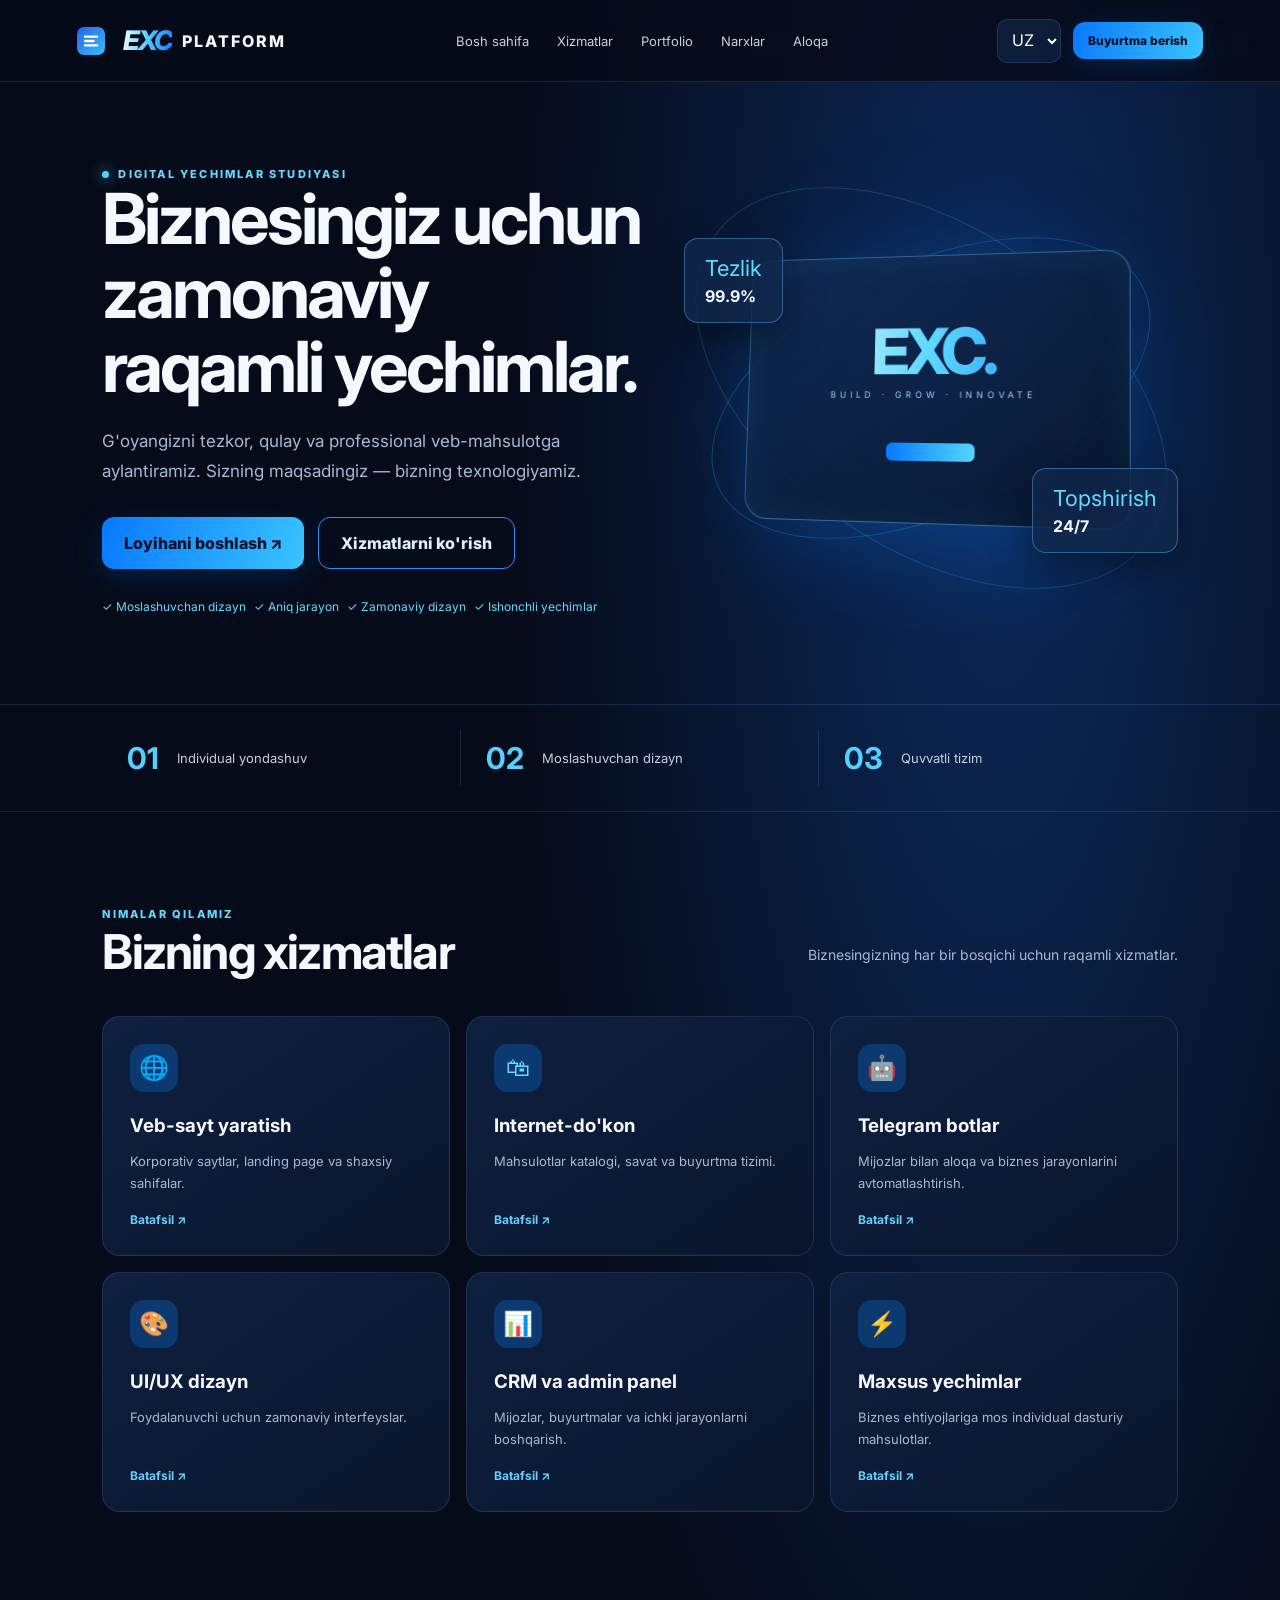
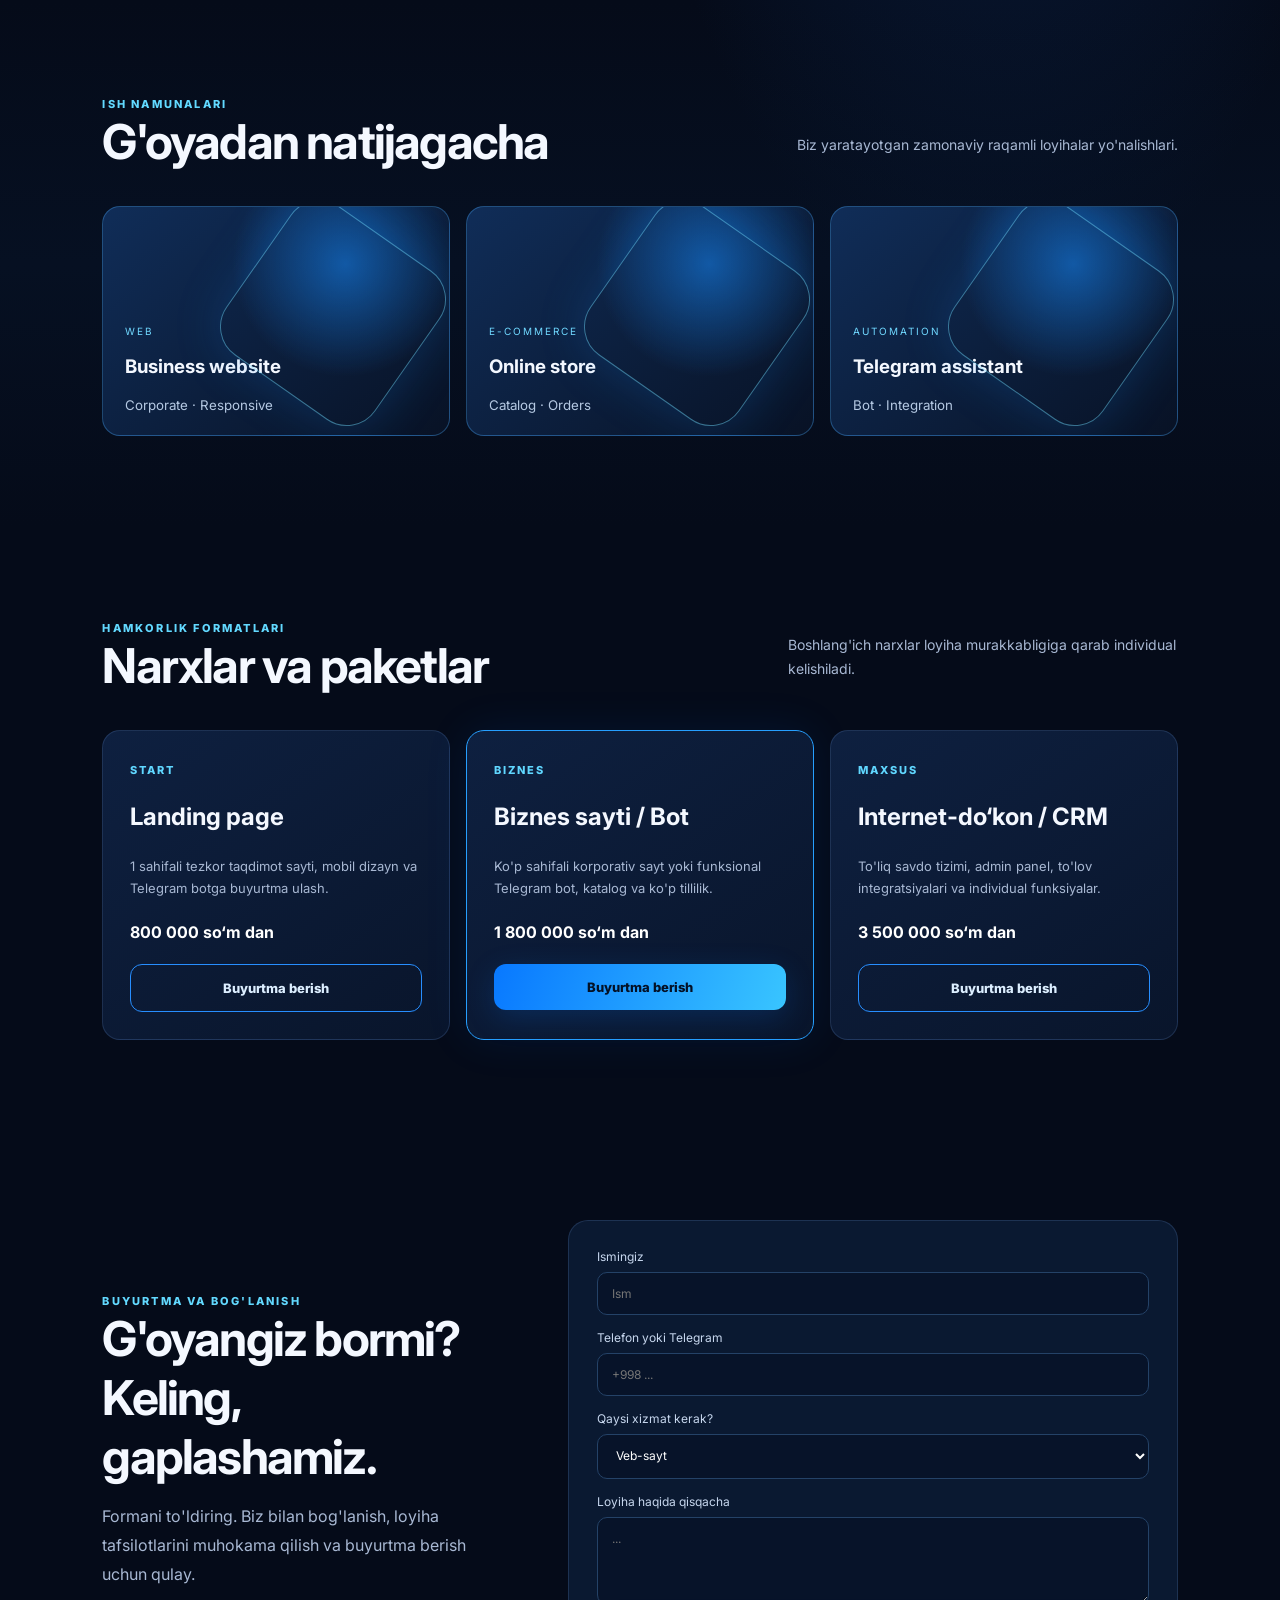
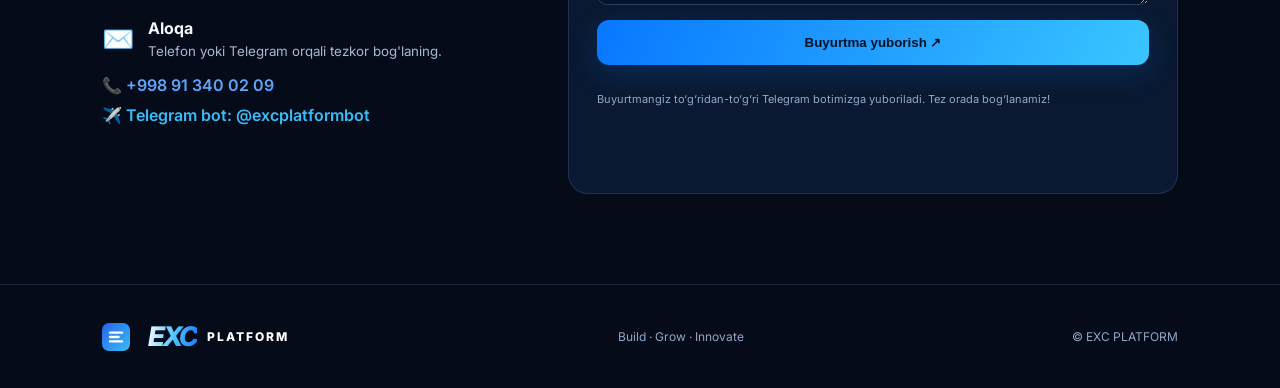
<file: index.html>
<!doctype html>
<html lang="uz">
<head>
  <meta charset="utf-8">
  <meta name="viewport" content="width=device-width, initial-scale=1">
  <meta name="description" content="EXC PLATFORM — professional veb-saytlar, internet-do'konlar, Telegram botlar va raqamli yechimlar.">
  <meta name="theme-color" content="#050d1f">
  <title>EXC PLATFORM — Digital Solutions</title>
  <link rel="stylesheet" href="styles.css">
</head>
<body>
  <header class="header">
        <a class="brand" href="#home" aria-label="EXC Platform home">
      <svg width="28" height="28" viewBox="0 0 32 32" fill="none" style="margin-right:8px;vertical-align:middle;">
        <rect width="32" height="32" rx="8" fill="url(#excTopGrad)"/>
        <path d="M9 11H23M9 16H19M9 21H23" stroke="white" stroke-width="2.6" stroke-linecap="round"/>
        <defs>
          <linearGradient id="excTopGrad" x1="0" y1="0" x2="32" y2="32" gradientUnits="userSpaceOnUse">
            <stop stop-color="#2563EB"/>
            <stop offset="1" stop-color="#38BDF8"/>
          </linearGradient>
        </defs>
      </svg>
      <span class="brand-mark">EXC</span><span>PLATFORM</span>
    </a>

    <nav class="nav" id="nav">
      <a href="#home" data-i18n="navHome">Bosh sahifa</a>
      <a href="#services" data-i18n="navServices">Xizmatlar</a>
      <a href="#portfolio" data-i18n="navPortfolio">Portfolio</a>
      <a href="#pricing" data-i18n="navPricing">Narxlar</a>
      <a href="#contact" data-i18n="navContact">Aloqa</a>
    </nav>
    <div class="header-actions">
      <select id="langSelect" aria-label="Language">
        <option value="uz">UZ</option>
        <option value="ru">RU</option>
        <option value="en">EN</option>
      </select>
      <a class="btn btn-small" href="#contact" data-i18n="orderNow">Buyurtma berish</a>
      <button class="menu-toggle" id="menuToggle" aria-label="Menu">☰</button>
    </div>
  </header>

  <main>
    <section class="hero section" id="home">
      <div class="hero-copy">
        <span class="eyebrow"><span class="pulse"></span><span data-i18n="eyebrow">DIGITAL YECHIMLAR STUDIYASI</span></span>
        <h1 data-i18n="heroTitle">Biznesingiz uchun zamonaviy raqamli yechimlar.</h1>
        <p class="lead" data-i18n="heroText">G'oyangizni tezkor, qulay va professional veb-mahsulotga aylantiramiz. Sizning maqsadingiz — bizning texnologiyamiz.</p>
        <div class="hero-actions">
          <a class="btn" href="#contact" data-i18n="startProject">Loyihani boshlash ↗</a>
          <a class="btn btn-ghost" href="#services" data-i18n="seeServices">Xizmatlarni ko'rish</a>
        </div>
        <div class="trust"><span>✓ Moslashuvchan dizayn</span><span>✓ Aniq jarayon</span><span>✓ Zamonaviy dizayn</span><span>✓ Ishonchli yechimlar</span></div>
      </div>
      <div class="hero-art" aria-label="EXC Platform digital technology illustration">
        <div class="orbit orbit-one"></div>
        <div class="orbit orbit-two"></div>
        <div class="glass-card main-card">
          <div class="window-dots"><span></span><span></span><span></span></div>
          <div class="screen-logo">EXC.</div>
          <div class="screen-caption">BUILD · GROW · INNOVATE</div>
          <div class="screen-lines"><span></span><span></span><span></span></div>
          <div class="screen-button"></div>
        </div>
        <div class="float-card float-left"><span>Tezlik</span><strong>99.9%</strong></div>
        <div class="float-card float-right"><span>Topshirish</span><strong>24/7</strong></div>
        <div class="glow-ball"></div>
      </div>
    </section>

    <section class="stats section">
      <div class="stat"><strong>01</strong><span data-i18n="stat1">Individual yondashuv</span></div>
      <div class="stat"><strong>02</strong><span data-i18n="stat2">Moslashuvchan dizayn</span></div>
      <div class="stat"><strong>03</strong><span data-i18n="stat3">Quvvatli tizim</span></div>
    </section>

    <section class="section" id="services">
      <div class="section-heading">
        <div><span class="eyebrow" data-i18n="servicesEyebrow">NIMALAR QILAMIZ</span><h2 data-i18n="servicesTitle">Bizning xizmatlar</h2></div>
        <p data-i18n="servicesText">Biznesingizning har bir bosqichi uchun raqamli xizmatlar.</p>
      </div>
      <div class="cards">
        <article class="service-card"><div class="service-icon">🌐</div><h3 data-i18n="s1Title">Veb-sayt yaratish</h3><p data-i18n="s1Text">Korporativ saytlar, landing page va shaxsiy sahifalar.</p><a href="#contact" data-i18n="details">Batafsil ↗</a></article>
        <article class="service-card"><div class="service-icon">🛍</div><h3 data-i18n="s2Title">Internet-do'kon</h3><p data-i18n="s2Text">Mahsulotlar katalogi, savat va buyurtma tizimi.</p><a href="#contact" data-i18n="details">Batafsil ↗</a></article>
        <article class="service-card"><div class="service-icon">🤖</div><h3 data-i18n="s3Title">Telegram botlar</h3><p data-i18n="s3Text">Mijozlar bilan aloqa va biznes jarayonlarini avtomatlashtirish.</p><a href="#contact" data-i18n="details">Batafsil ↗</a></article>
        <article class="service-card"><div class="service-icon">🎨</div><h3 data-i18n="s4Title">UI/UX dizayn</h3><p data-i18n="s4Text">Foydalanuvchi uchun zamonaviy interfeyslar.</p><a href="#contact" data-i18n="details">Batafsil ↗</a></article>
        <article class="service-card"><div class="service-icon">📊</div><h3 data-i18n="s5Title">CRM va admin panel</h3><p data-i18n="s5Text">Mijozlar, buyurtmalar va ichki jarayonlarni boshqarish.</p><a href="#contact" data-i18n="details">Batafsil ↗</a></article>
        <article class="service-card"><div class="service-icon">⚡</div><h3 data-i18n="s6Title">Maxsus yechimlar</h3><p data-i18n="s6Text">Biznes ehtiyojlariga mos individual dasturiy mahsulotlar.</p><a href="#contact" data-i18n="details">Batafsil ↗</a></article>
      </div>
    </section>

    <section class="section portfolio" id="portfolio">
      <div class="section-heading">
        <div><span class="eyebrow" data-i18n="portfolioEyebrow">ISH NAMUNALARI</span><h2 data-i18n="portfolioTitle">G'oyadan natijagacha</h2></div>
        <p data-i18n="portfolioText">Biz yaratayotgan zamonaviy raqamli loyihalar yo'nalishlari.</p>
      </div>
      <div class="portfolio-grid">
        <div class="project project-1"><span>WEB</span><h3>Business website</h3><small>Corporate · Responsive</small></div>
        <div class="project project-2"><span>E-COMMERCE</span><h3>Online store</h3><small>Catalog · Orders</small></div>
        <div class="project project-3"><span>AUTOMATION</span><h3>Telegram assistant</h3><small>Bot · Integration</small></div>
      </div>
    </section>

    <section class="section pricing" id="pricing">
      <div class="section-heading">
        <div><span class="eyebrow" data-i18n="pricingEyebrow">HAMKORLIK FORMATLARI</span><h2 data-i18n="pricingTitle">Narxlar va paketlar</h2></div>
        <p data-i18n="pricingText">Boshlang'ich narxlar loyiha murakkabligiga qarab individual kelishiladi.</p>
      </div>
      <div class="price-grid">
        <article class="price-card">
          <span data-i18n="basic">START</span>
          <h3>Landing page</h3>
          <p data-i18n="basicText">1 sahifali tezkor taqdimot sayti, mobil dizayn va Telegram botga buyurtma ulash.</p>
          <strong>800 000 so‘m dan</strong>
          <a class="btn btn-ghost" href="#contact" data-i18n="choose">Buyurtma berish</a>
        </article>
        <article class="price-card featured">
          <span data-i18n="pro">BIZNES</span>
          <h3>Biznes sayti / Bot</h3>
          <p data-i18n="proText">Ko'p sahifali korporativ sayt yoki funksional Telegram bot, katalog va ko'p tillilik.</p>
          <strong>1 800 000 so‘m dan</strong>
          <a class="btn" href="#contact" data-i18n="choose">Buyurtma berish</a>
        </article>
        <article class="price-card">
          <span data-i18n="custom">MAXSUS</span>
          <h3>Internet-do‘kon / CRM</h3>
          <p data-i18n="customText">To'liq savdo tizimi, admin panel, to'lov integratsiyalari va individual funksiyalar.</p>
          <strong>3 500 000 so‘m dan</strong>
          <a class="btn btn-ghost" href="#contact" data-i18n="choose">Buyurtma berish</a>
        </article>
      </div>
    </section>

    <section class="section order-section" id="contact">
      <div class="order-copy">
        <span class="eyebrow" data-i18n="orderEyebrow">BUYURTMA VA BOG'LANISH</span>
        <h2 data-i18n="orderTitle">G'oyangiz bormi? Keling, gaplashamiz.</h2>
        <p data-i18n="orderText">Formani to'ldiring. Biz bilan bog'lanish, loyiha tafsilotlarini muhokama qilish va buyurtma berish uchun qulay.</p>
        <div class="contact-note">
          <span>✉️</span>
          <div>
            <strong>Aloqa</strong>
            <small>Telefon yoki Telegram orqali tezkor bog'laning.</small>
          </div>
        </div>
        <div style="margin-top:16px; display:flex; flex-direction:column; gap:10px;">
          <a href="tel:+998913400209" style="color:#60a5fa; text-decoration:none; font-weight:600;">📞 +998 91 340 02 09</a>
          <a href="https://t.me" target="_blank" style="color:#38bdf8; text-decoration:none; font-weight:600;">✈️ Telegram bot: @excplatformbot</a>
        </div>
      </div>

      <form id="orderForm" class="order-form">
        <label><span data-i18n="nameLabel">Ismingiz</span><input type="text" name="name" required placeholder="Ism"></label>
        <label><span data-i18n="phoneLabel">Telefon yoki Telegram</span><input type="text" name="contact" required placeholder="+998 ..."></label>
        <label><span data-i18n="serviceLabel">Qaysi xizmat kerak?</span>
          <select name="service">
            <option value="Veb-sayt" data-i18n="optWebsite">Veb-sayt</option>
            <option value="Internet-do'kon" data-i18n="optShop">Internet-do'kon</option>
            <option value="Telegram bot" data-i18n="optBot">Telegram bot</option>
            <option value="CRM / Admin panel" data-i18n="optCRM">CRM / Admin panel</option>
          </select>
        </label>
        <label><span data-i18n="messageLabel">Loyiha haqida qisqacha</span><textarea name="message" rows="4" placeholder="..."></textarea></label>
        <button class="btn" type="submit" data-i18n="sendOrder">Buyurtma yuborish ↗</button>
        <p class="form-note">Buyurtmangiz to‘g‘ridan-to‘g‘ri Telegram botimizga yuboriladi. Tez orada bog‘lanamiz!</p>
        <p id="formStatus" class="form-status" aria-live="polite"></p>
            </form>
    </section>
  </main>

  <footer class="footer">
    <a class="brand" href="#home">
      <svg width="28" height="28" viewBox="0 0 32 32" fill="none" style="margin-right:8px;vertical-align:middle;">
        <rect width="32" height="32" rx="8" fill="url(#excGrad)"/>
        <path d="M9 11H23M9 16H19M9 21H23" stroke="white" stroke-width="2.6" stroke-linecap="round"/>
        <defs>
          <linearGradient id="excGrad" x1="0" y1="0" x2="32" y2="32" gradientUnits="userSpaceOnUse">
            <stop stop-color="#2563EB"/>
            <stop offset="1" stop-color="#38BDF8"/>
          </linearGradient>
        </defs>
      </svg>
      <span class="brand-mark">EXC</span><span>PLATFORM</span>
    </a>
    <span data-i18n="footerText">Build · Grow · Innovate</span>
    <span>© <span id="year"></span> EXC PLATFORM</span>
  </footer>
</file>
<file: styles.css>
@import url('https://fonts.googleapis.com/css2?family=Inter:wght@400;500;600;700;800&display=swap');
:root{--bg:#050b19;--panel:#0b1730;--panel2:#0e2040;--blue:#1677ff;--cyan:#62d9ff;--text:#f4f8ff;--muted:#a8b8d3;--line:rgba(132,177,255,.16)}
*{box-sizing:border-box}html{scroll-behavior:smooth}body{margin:0;background:radial-gradient(ellipse at 78% 12%,#0c2a5a 0,transparent 34%),var(--bg);color:var(--text);font-family:Inter,Arial,sans-serif}a{color:inherit;text-decoration:none}.header{height:82px;padding:0 6%;display:flex;align-items:center;justify-content:space-between;border-bottom:1px solid var(--line);position:sticky;top:0;background:rgba(5,11,25,.88);backdrop-filter:blur(18px);z-index:10}.brand{display:flex;align-items:center;gap:10px;font-weight:800;letter-spacing:2px}.brand-mark{font-size:27px;font-style:italic;letter-spacing:-2px;background:linear-gradient(100deg,#fff,#52caff,#1677ff);color:transparent;background-clip:text}.header nav{display:flex;gap:28px;color:#c4d1e7;font-size:13px}.header nav a:hover{color:var(--cyan)}.header-actions{display:flex;gap:12px;align-items:center}select,input,textarea{font:inherit}.header select{background:#0c1d39;color:white;border:1px solid var(--line);padding:10px;border-radius:10px}.btn{display:inline-flex;align-items:center;justify-content:center;padding:15px 22px;border-radius:12px;background:linear-gradient(110deg,#0878ff,#39c5ff);color:#041126;font-weight:800;border:0;cursor:pointer;box-shadow:0 8px 30px #0878ff30}.btn:hover{filter:brightness(1.12);transform:translateY(-1px)}.btn-small{padding:11px 15px;font-size:12px}.btn-ghost{background:transparent;border:1px solid #278eff;color:#dceeff;box-shadow:none}.menu-toggle{display:none;background:none;border:0;color:white;font-size:25px}.section{padding:90px 8%;max-width:1440px;margin:auto}.hero{min-height:600px;display:grid;grid-template-columns:1.05fr .95fr;align-items:center;gap:35px;padding-top:80px}.eyebrow{font-size:11px;letter-spacing:2.2px;font-weight:800;color:var(--cyan);margin-bottom:18px}.pulse{display:inline-block;width:7px;height:7px;border-radius:50%;background:#48d8ff;box-shadow:0 0 14px #48d8ff;margin-right:9px}.hero h1{font-size:clamp(42px,5.5vw,72px);line-height:1.05;letter-spacing:-3px;margin:0 0 22px;max-width:720px}.hero h1 em{font-style:normal;color:#54cfff}.lead{font-size:17px;line-height:1.8;color:var(--muted);max-width:590px}.hero-actions{display:flex;gap:14px;margin:30px 0}.trust{color:#91a9c9;font-size:12px}.trust span{color:var(--cyan);margin-right:8px}.hero-art{height:440px;position:relative;display:grid;place-items:center}.glass-card{width:min(390px,80%);height:270px;border:1px solid #66bfff70;border-radius:24px;background:linear-gradient(145deg,#102c56dd,#07142be8);box-shadow:0 30px 90px #0878ff30,inset 0 0 40px #3bbcff14;transform:perspective(900px) rotateY(-12deg) rotateX(5deg);padding:20px;z-index:2}.window-dots{display:flex;gap:6px}.window-dots i{width:7px;height:7px;border-radius:50%;background:#4abaff}.screen-logo{font-size:64px;font-weight:800;letter-spacing:-5px;text-align:center;margin-top:38px;background:linear-gradient(100deg,#fff,#5bd8ff,#147bff);color:transparent;background-clip:text}.screen-logo span{color:#fff}.screen-caption{text-align:center;font-size:9px;letter-spacing:4px;color:#9ccfff}.screen-lines{display:flex;gap:8px;justify-content:center;margin-top:25px}.screen-lines b{height:5px;width:50px;border-radius:8px;background:#267eff}.screen-lines b:nth-child(2){background:#55d7ff}.screen-button{width:90px;height:18px;margin:18px auto;border-radius:6px;background:linear-gradient(90deg,#0878ff,#53d7ff)}.orbit{position:absolute;border:1px solid #269cff55;border-radius:50%;transform:rotate(-25deg)}.orbit-one{width:470px;height:250px}.orbit-two{width:530px;height:320px;transform:rotate(35deg);border-color:#59d9ff30}.float-card{position:absolute;z-index:3;padding:16px 20px;background:#10274ad9;border:1px solid #5abfff66;border-radius:14px;box-shadow:0 15px 40px #0006;display:grid;gap:5px}.float-card span{font-size:22px;color:#60d9ff}.float-card b{font-size:14px}.float-card small{color:#9bb6d8}.float-left{left:0;top:70px}.float-right{right:0;bottom:55px}.glow-ball{position:absolute;width:190px;height:190px;background:#0878ff55;filter:blur(80px);border-radius:50%}.stats{padding-top:25px;padding-bottom:25px;display:grid;grid-template-columns:repeat(3,1fr);border-top:1px solid var(--line);border-bottom:1px solid var(--line)}.stats div{display:flex;align-items:center;gap:18px;padding:10px 25px;border-right:1px solid var(--line)}.stats div:last-child{border:0}.stats strong{font-size:30px;color:#54cfff}.stats span{font-size:13px;color:#c3d0e4}.section-heading{display:flex;justify-content:space-between;align-items:end;gap:30px;margin-bottom:35px}.section h2{font-size:clamp(32px,4vw,48px);letter-spacing:-1.8px;margin:0}.section-heading>p{color:var(--muted);line-height:1.7;max-width:390px;font-size:14px}.cards{display:grid;grid-template-columns:repeat(3,1fr);gap:16px}.service-card,.price-card{background:linear-gradient(145deg,#0e2040,#09152b);border:1px solid var(--line);border-radius:18px;padding:27px;transition:.25s}.service-card:hover,.price-card:hover{border-color:#4abfff88;transform:translateY(-4px)}.service-icon{width:48px;height:48px;border-radius:14px;background:#0c3970;color:#62d9ff;display:grid;place-items:center;font-size:24px}.service-card h3{margin:22px 0 10px}.service-card p,.price-card p{color:var(--muted);font-size:13px;line-height:1.7;min-height:45px}.service-card a{color:#65ceff;font-size:12px;font-weight:700}.portfolio{background:linear-gradient(180deg,transparent,#07152b80,transparent)}.portfolio-grid{display:grid;grid-template-columns:repeat(3,1fr);gap:16px}.project{height:230px;border-radius:18px;padding:22px;display:flex;flex-direction:column;justify-content:end;border:1px solid #4caeff55;overflow:hidden;position:relative;background:radial-gradient(circle at 70% 25%,#168bff88,transparent 38%),linear-gradient(140deg,#102d58,#081225)}.project:before{content:"";position:absolute;width:180px;height:180px;border:1px solid #6edaff77;border-radius:35px;transform:rotate(35deg);right:25px;top:15px;box-shadow:0 0 50px #158bff33}.project-b{background:radial-gradient(circle at 70% 25%,#0d9bb488,transparent 38%),linear-gradient(140deg,#10394c,#081225)}.project-c{background:radial-gradient(circle at 70% 25%,#5d65ff88,transparent 38%),linear-gradient(140deg,#24265b,#081225)}.project span,.project b,.project small{position:relative}.project span{font-size:10px;color:#70d8ff;letter-spacing:2px}.project b{font-size:22px;margin:8px 0}.project small{color:#b5c9e3}.price-grid{display:grid;grid-template-columns:repeat(3,1fr);gap:16px}.price-card>span{color:#60d7ff;font-size:11px;letter-spacing:2px;font-weight:800}.price-card h3{font-size:24px}.price-card strong{display:block;margin:22px 0;color:#fff}.price-card .btn{width:100%;font-size:13px}.featured{border-color:#269fff;box-shadow:0 0 45px #0878ff18}.order-section{display:grid;grid-template-columns:.8fr 1.2fr;gap:60px;align-items:center}.order-copy p{color:var(--muted);line-height:1.8}.contact-note{display:flex;gap:14px;align-items:center;margin-top:30px}.contact-note>span{font-size:26px;color:#60d7ff}.contact-note small{display:block;color:var(--muted);margin-top:5px}.order-form{padding:28px;background:#0a1931;border:1px solid var(--line);border-radius:20px;display:grid;gap:15px}.order-form label{display:grid;gap:8px;font-size:12px;color:#c7d7ee}.order-form input,.order-form select,.order-form textarea{width:100%;padding:13px 14px;border-radius:10px;border:1px solid #244267;background:#071329;color:white;outline:none}.order-form input:focus,.order-form textarea:focus,.order-form select:focus{border-color:#35baff}.order-form textarea{resize:vertical}.submit{width:100%}.form-note{font-size:11px;color:#91a9c9;line-height:1.5}.footer{padding:35px 8%;border-top:1px solid var(--line);display:flex;align-items:center;justify-content:space-between;color:#91a9c9;font-size:12px}.footer p{letter-spacing:2px}.footer .brand{color:white}
@media(max-width:900px){.header{padding:0 5%}.header nav{gap:14px}.hero{grid-template-columns:1fr;padding-top:65px}.hero-art{height:360px}.cards{grid-template-columns:repeat(2,1fr)}.order-section{grid-template-columns:1fr;gap:30px}}
@media(max-width:650px){.header{height:70px}.menu-toggle{display:block;order:3}.header nav{display:none;position:absolute;top:70px;left:0;right:0;padding:20px 6%;background:#071329;flex-direction:column;border-bottom:1px solid var(--line)}.header nav.open{display:flex}.header-actions{margin-left:auto;margin-right:14px}.header-actions .btn{display:none}.brand{font-size:12px}.brand-mark{font-size:23px}.section{padding:65px 6%}.hero{min-height:auto}.hero h1{font-size:43px;letter-spacing:-2px}.lead{font-size:15px}.hero-art{height:310px}.glass-card{height:220px}.screen-logo{font-size:48px;margin-top:25px}.float-left{left:-5px;top:35px}.float-right{right:-5px;bottom:25px}.float-card{padding:11px}.stats{grid-template-columns:1fr;gap:8px}.stats div{border:0;border-bottom:1px solid var(--line);padding:12px 0}.section-heading{display:block}.cards,.portfolio-grid,.price-grid{grid-template-columns:1fr}.project{height:190px}.order-form{padding:20px}.footer{flex-wrap:wrap;gap:15px}.footer p{order:3;width:100%}}
</file>
